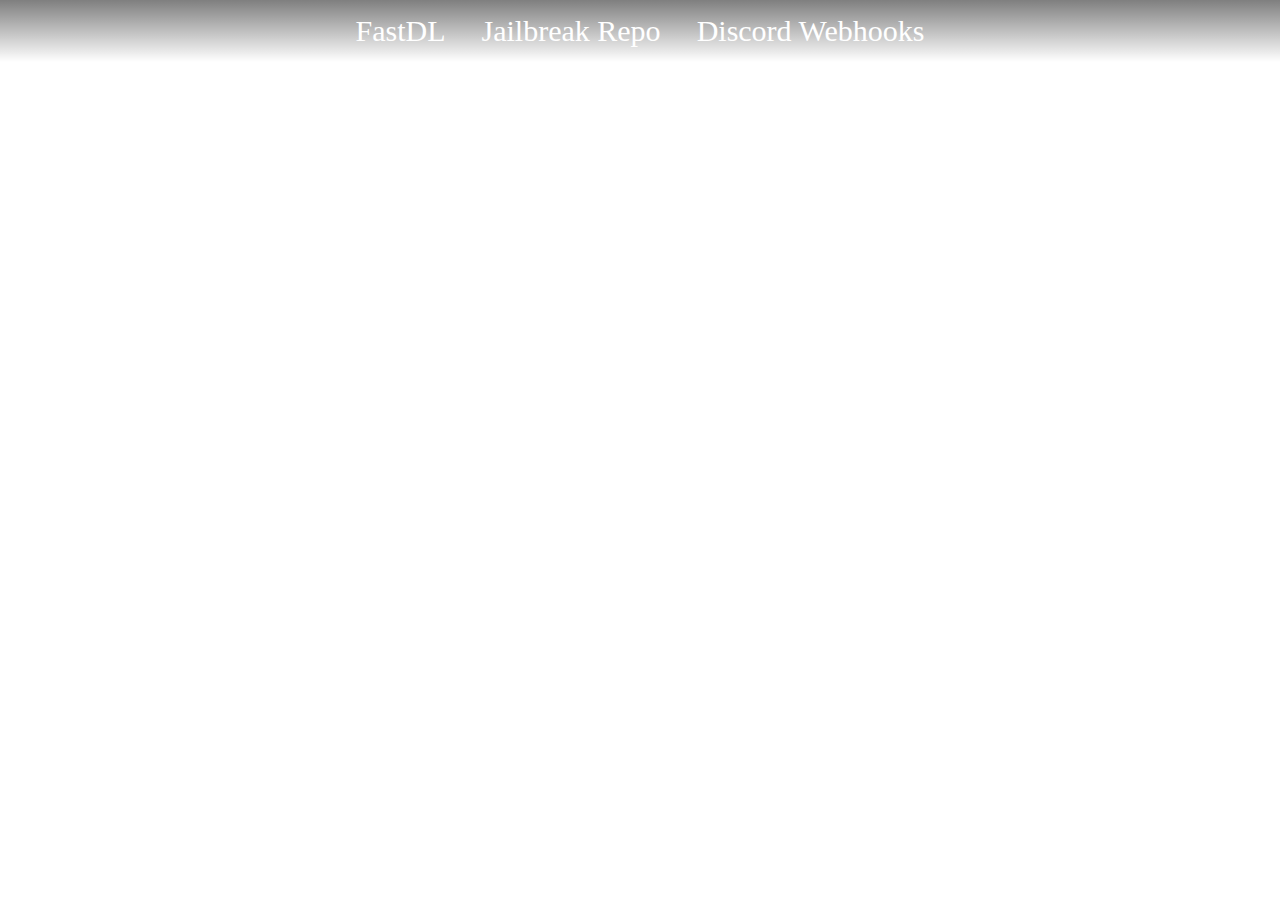
<file: index.html>
<!DOCTYPE html>
<html lang="en">

    <head>
        <meta charset="utf-8" />
        <meta name="description" content="" />
        <meta name="keywords" content="" />
        <meta name="author" content="Sparon" />
        <title>Sparon's Website</title>
        <link rel="stylesheet" href="assets/css/style.css">
        <link rel="stylesheet" href="assets/css/animation.css">
        <link rel="stylesheet" href="https://use.fontawesome.com/releases/v5.15.3/css/all.css">
    </head>

    <body>
        <div id="navbar">
            <ul class="animated fadeIn" style="animation-delay:1.6s">
                <li><a href="https://fastdl.sparon.ml">FastDL</a></li>
                <li><a href="https://sparon.ml/repo">Jailbreak Repo</a></li>
                <li><a href="https://sparon.ml/webhook">Discord Webhooks</a></li>
            </ul>
        </div>

        <div class="center">
            <div class="animated fadeIn" style="animation-delay:0.4s">
                <h1 class="animated bounce" style="animation-delay:0.4s">Sparon</h1>
            </div>
            <h3 class="animated fadeIn" style="animation-delay:1.4s"><i class="fas fa-map-pin"></i> Melbourne, Australia
            </h3>
            <h3 class="animated fadeIn" style="animation-delay:1.4s"><i class="fa fa-user-circle"></i> 20</h3>
        </div>
    </body>

</html>
</file>
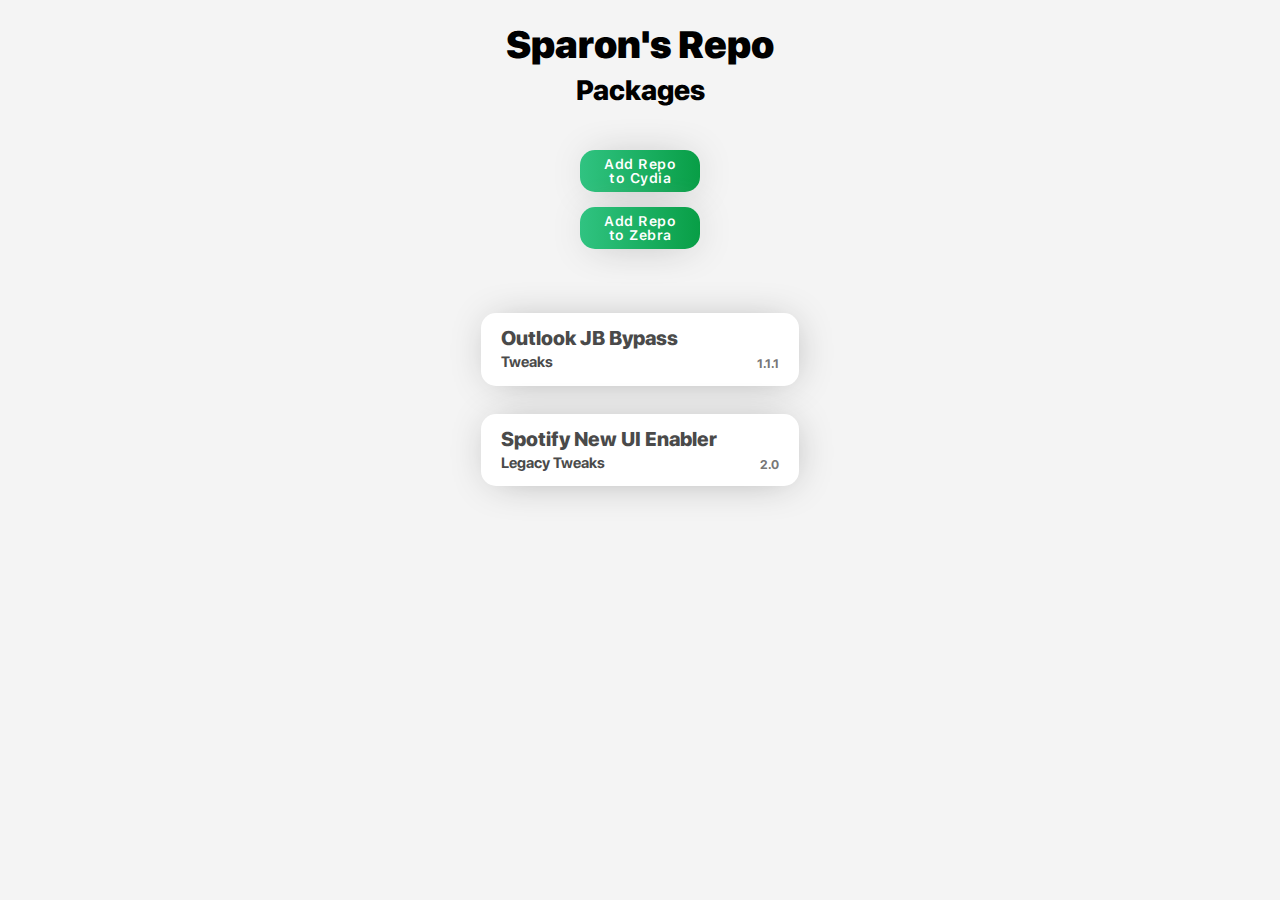
<file: repo/index.html>
<!DOCTYPE html>
<html>

<head>
    <title class="next-head">Sparon's Repo</title>
    <meta name="viewport" content="width=device-width, initial-scale=1" class="next-head" />
    <link rel="icon" sizes="192x192" href="../files/static/touch-icon.html" class="next-head" />
    <link rel="apple-touch-icon" href="../files/static/touch-icon.html" class="next-head" />
    <link rel="mask-icon" href="../files/static/favicon-mask.html" color="#49B882" class="next-head" />
    <link rel="icon" href="../files/static/favicon.ico" class="next-head" />
	
    <meta property="og:url" content="https://sparon.ml/repo" class="next-head" />
    <meta property="og:image" content="" class="next-head" />
    <meta property="og:image:width" content="1200" class="next-head" />
    <meta property="og:image:height" content="630" class="next-head" />
	
    <link rel="stylesheet" type="text/css" href="../files/assets/css/styles.css" class="next-head" />
    <link rel="stylesheet" type="text/css" href="../files/assets/css/fa-regular.min.css" class="next-head" />
    <link rel="stylesheet" type="text/css" href="../files/assets/css/fa-solid.min.css" class="next-head" />
    <link rel="stylesheet" type="text/css" href="../files/assets/css/fontawesome.min.css" class="next-head" />
	
    <meta name="description" content="Sparon&#x27;s Repo of basic tweaks">
    <meta property="og:title" content="Sparon&#x27;s Repo">
    <meta property="og:description" content="Sparon&#x27;s Repo of basic tweaks">
    <meta property="og:image" content="https://sparon.ml/repo/CydiaIcon.png">
    <meta name="twitter:card" content="summary">
    <meta name="twitter:title" content="Sparon&#x27;s Repo">
    <meta name="twitter:description" content="Sparon&#x27;s Repo of basic tweaks">
    <meta name="twitter:image" content="https://sparon.ml/repo/CydiaIcon.png">
    <meta name="theme-color" content="">
</head>

<body>
    <div>
        <div id="__next">
            <div data-reactroot="">
                <div>
                    <link rel="stylesheet" type="text/css" href="../files/assets/css/index.css" />
                    <div class="packages-container">
                        <h1>Sparon&#x27;s Repo</h1>
                        <h2>Packages</h2><br><br>
                        <panel class="modern">
                            <panel-body className="green-gradient" style="background:linear-gradient(90deg,#30c381, #089e46) !important;width:80px;margin:auto;padding-top:7px;padding-bottom:7px;;font-size:14px;font-weight:600;letter-spacing:0.5px">
							<a style="padding-top:0px" class="reviews-more" target="_blank" href="cydia://url/https://cydia.saurik.com/api/share#?source=https://sparon.ml/repo"><label style="color:white !important">Add Repo to Cydia</label></a>
							</panel-body><br>
							<panel-body className="green-gradient" style="background:linear-gradient(90deg,#30c381, #089e46) !important;width:80px;margin:auto;padding-top:7px;padding-bottom:7px;;font-size:14px;font-weight:600;letter-spacing:0.5px">
							<a style="padding-top:0px" class="reviews-more" target="_blank" href="zbra://sources/add/https://sparon.ml/repo"><label style="color:white !important">Add Repo to Zebra</label></a>
							</panel-body>
                        </panel>
                        <div class="package-container">
                            <panel>
                                <a href="depiction/web/com.sparon.outlookjbbypass.html">
                                    <panel-body>
                                        <h3 style="margin-top:-4px">Outlook JB Bypass</h3>
                                        <h5>
										<span style="float:left">Tweaks</span>
										<span style="float:right;color:#777;font-size:smaller;padding-top:3px">1.1.1</span></h5>
                                    </panel-body>
                                </a>
                            </panel>
                            <panel>
                                <a href="depiction/web/com.sparon.spotifynewuienabler.html">
                                    <panel-body>
                                        <h3 style="margin-top:-4px">Spotify New UI Enabler</h3>
                                        <h5>
										<span style="float:left">Legacy Tweaks</span>
										<span style="float:right;color:#777;font-size:smaller;padding-top:3px">2.0</span></h5>
                                    </panel-body>
                                </a>
                            </panel>
						</div>
                    </div>
                </div>
            </div>
        </div>
    </div>
</body>

</html>
</file>
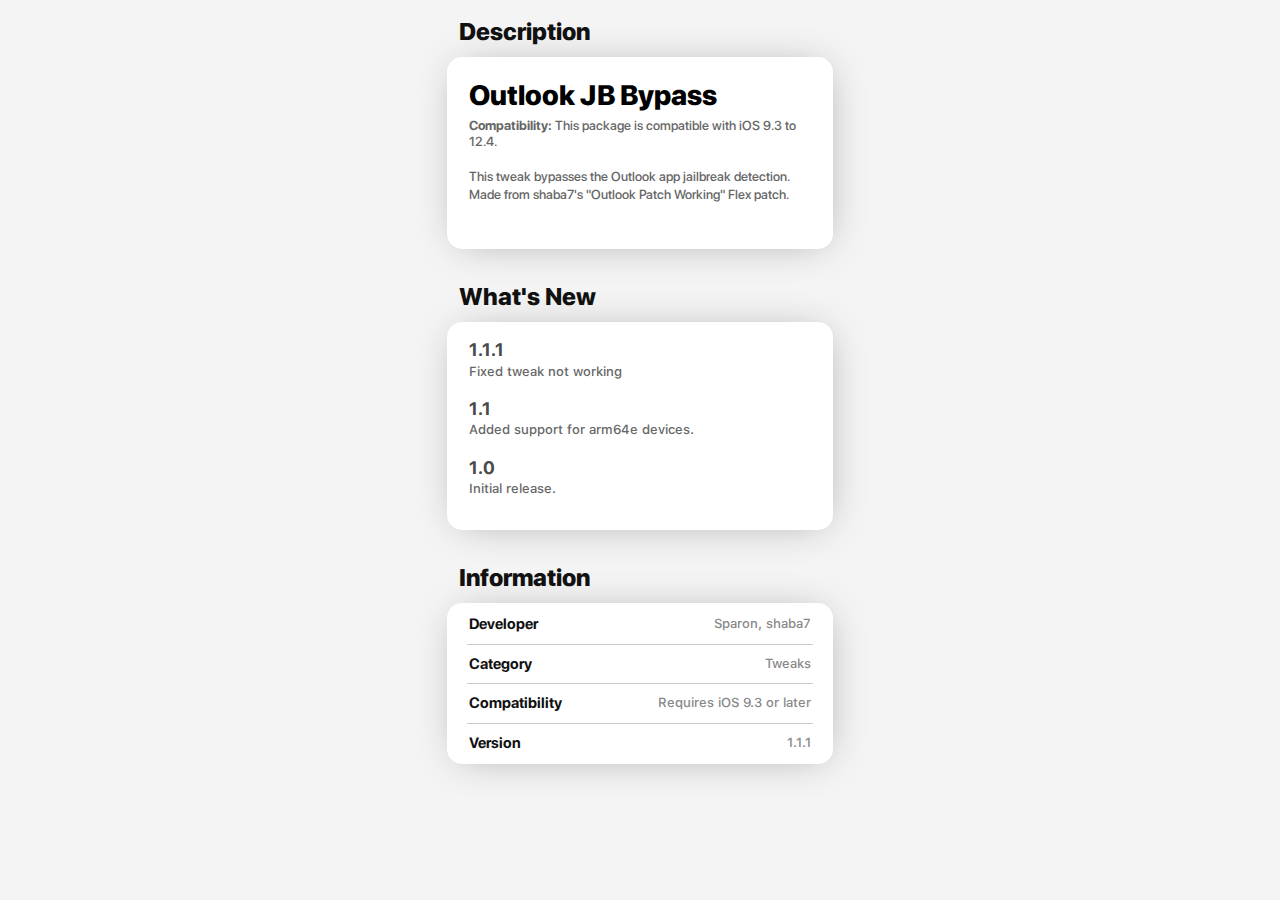
<file: repo/depiction/web/com.sparon.outlookjbbypass.html>
<!DOCTYPE html>
<html>
   <head>
      <meta charSet="utf-8" class="next-head" />
      <meta charset="UTF-8" class="next-head" />
      <title class="next-head">Outlook JB Bypass</title>
      <meta name="description" content="Enables Spotify's New UI for every song and other hidden features!" class="next-head" />
      <meta name="viewport" content="width=device-width, initial-scale=1" class="next-head" />
      <link rel="icon" sizes="192x192" href="../../../files/static/touch-icon.html" class="next-head" />
      <link rel="apple-touch-icon" href="../../../files/static/touch-icon.html" class="next-head" />
      <link rel="mask-icon" href="../../../files/static/favicon-mask.html" color="#49B882" class="next-head" />
      <link rel="icon" href="../../../files/static//favicon.ico" class="next-head" />
      <meta property="og:url" content="" class="next-head" />
      <meta property="og:image" content="" class="next-head" />
      <meta property="og:image:width" content="1200" class="next-head" />
      <meta property="og:image:height" content="630" class="next-head" />
      <link rel="stylesheet" type="text/css" href="../../../files/assets/css/styles.css" class="next-head" />
      <link rel="stylesheet" type="text/css" href="../../../files/assets/css/fa-regular.min.css" class="next-head" />
      <link rel="stylesheet" type="text/css" href="../../../files/assets/css/fa-solid.min.css" class="next-head" />
      <link rel="stylesheet" type="text/css" href="../../../files/assets/css/fontawesome.min.css" class="next-head" />
      <link rel="stylesheet" type="text/css" href="../../web/index.css">
      <style>a, .tint, .table-btn:after {color: } .active {color: ;border-bottom: 2px solid ;}</style>
      <script src="../../web/index.js"></script>
      <meta name="description" content="Patch Outlook app to work on jailbroken phones">
      <meta property="og:title" content="Outlook JB Bypass">
      <meta property="og:description" content="Patch Outlook app to work on jailbroken phones">
      <meta property="og:image" content="../../../files/assets/com.sparon.outlookjbbypass/banner.png">
      <meta name="twitter:card" content="summary_large_image">
      <meta name="twitter:title" content="Outlook JB Bypass">
      <meta name="twitter:description" content="A package by Sparon, shaba7 for iOS 9.3 to 12.4.">
      <meta name="twitter:image" content="https://sparon.ml/repo/assets/com.sparon.outlookjbbypass/banner.png">
      <meta name="theme-color" content="">
      <script>compatible("9.3","12.4","iOS 9.3 to 12.4");externalize()</script>
      <style id="__jsx-1456027835">
         body{-webkit-text-size-adjust:none;-webkit-touch-callout:none;-webkit-user-select:text;-webkit-tap-highlight-color:rgba(0,0,0,0);margin:9px auto;width:100vw;max-width:414px !important;background-color:#f4f4f4;min-font-size:13px;text-align:center;font-family:"SF Pro Display","SF Pro Icons","Helvetica Neue","Helvetica","Arial",sans-serif;font-weight:500;font-size:15px;}
         .package-screenshots{text-align:center;height:100%;margin-left:-3%;margin-right:-3%;}
         .screenshot{text-align:center;display:inline-block;margin:auto;width:100% !important;height:auto !important;}
         .screenshotContainer{width:44%;display:inline-block;text-align:center;margin:3%;}
         .rating-stats-container{width:75%;float:right;}
         .rating-stats{width:100%;}
         .rating-stats>tbody>tr{border-bottom:1.685px solid transparent;}
         .rating-stats>tbody>tr>td{width:26%;margin:0px;padding:0px;text-align:right;color:#eebd10;-webkit-letter-spacing:2.25px;-moz-letter-spacing:2.25px;-ms-letter-spacing:2.25px;letter-spacing:2.25px;font-size:5.25px;}
         .rating-stats>tbody>tr>td:nth-child(2){width:65%;margin:0px;padding:0px;text-align:left;padding-left:4%;height:5.625px;}
         .rating-bar{width:100%;height:2.25px;margin-top:1.6875px;margin-bottom:1.6875px;background-color:#ececec;display:block;overflow:hidden;border-radius:1px;}
         .rating-bar>.rating-fill{display:block;height:3px;background-color:#999;}
         .rating-overall{width:25%;text-align:center;margin-top:-7px;display:inline-block;}
         .rating-overall-header{font-size:52px;font-weight:700;display:block;}
         .rating-overall-footer{font-size:13px;font-weight:700;color:#999;}
         .ratings-count{font-size:14px;color:#b9b9b9;float:right;text-align:right;margin-top:5px;-webkit-letter-spacing:0.5px;-moz-letter-spacing:0.5px;-ms-letter-spacing:0.5px;letter-spacing:0.5px;}
         .screenshot-viewer{overflow:-moz-scrollbars-none;overflow:scroll;overflow-x:auto;overflow-y:hidden;-webkit-overflow-scrolling:touch;overflow-scrolling:touch;width:auto;min-width:100%;white-space:nowrap;margin-left:-6px;margin-right:-6px;padding-left:6px;padding-right:6px;list-style:none;margin-top:15px;-ms-overflow-style:none;}
         .screenshot-viewer::-webkit-scrollbar{display:none;}
         .changes-more{margin-right:-20px;margin-left:-20px;padding-left:20px;padding-right:20px;text-align:center;padding-top:15px;padding-bottom:12px;width:100%;display:block;margin-top:0px;margin-bottom:-12px;text-decoration:none !important;-webkit-background-clip:text;margin-top:0px;}
         .changes-more label{font-size:16px;font-weight:700;line-height:0;text-decoration:none !important;color:#484848;-webkit-letter-spacing:0.5px;-moz-letter-spacing:0.5px;-ms-letter-spacing:0.5px;letter-spacing:0.5px;-webkit-background-clip:text;background:linear-gradient(90deg,#30c381,#089e46);-webkit-text-fill-color:transparent;-webkit-background-clip:text;}
         .fading-sep{margin-top:10px;height:1px;background:linear-gradient(90deg,white,#dddddd,white);}
         .hidden{display:none;}
         .user-rate-action{width:1005;text-align:center;font-size:25px;margin-top:-7px;-webkit-background-clip:text;}
         .user-rate-action .far:before{background:linear-gradient(-45deg,#f0ad0d,#fffb15);-webkit-text-fill-color:transparent;-webkit-background-clip:text;}
         .user-rate-action .fas:before{background:linear-gradient(-45deg,#f0ad0d,#fffb15);-webkit-text-fill-color:transparent;-webkit-background-clip:text;}
         .review-list{list-style:none;padding:8px 0px;margin-left:-5px;margin-right:-5px;}
         .review-list li{background-color:#f8f8f8;border-radius:7.5px;overflow:hidden;padding:13px 16px;margin-bottom:12px;}
         .review-list li:last-child{margin-bottom:0px;}
         .review-header{display:-webkit-box;display:-webkit-flex;display:-ms-flexbox;display:flex;-webkit-flex-wrap:nowrap;-ms-flex-wrap:nowrap;flex-wrap:nowrap;-webkit-box-pack:justify;-webkit-box-pack:justify;-webkit-justify-content:space-between;-ms-flex-pack:justify;justify-content:space-between;-webkit-box-align:center;-webkit-align-items:center;-webkit-box-align:center;-ms-flex-align:center;align-items:center;margin-bottom:0px;}
         .review-title{-webkit-flex:1 1 auto;-ms-flex:1 1 auto;flex:1 1 auto;font-size:14px;line-height:1.38462;font-weight:800;-webkit-letter-spacing:0;-moz-letter-spacing:0;-ms-letter-spacing:0;letter-spacing:0;overflow:hidden;text-overflow:ellipsis;white-space:nowrap;color:#111;}
         .review-version{white-space:nowrap;font-size:13px;line-height:1.38462;font-weight:400;-webkit-letter-spacing:0;-moz-letter-spacing:0;-ms-letter-spacing:0;letter-spacing:0;text-align:right;color:#8e8e93;}
         .review-subheader{margin-bottom:8px;display:-webkit-box;display:-webkit-flex;display:-ms-flexbox;display:flex;-webkit-flex-wrap:nowrap;-ms-flex-wrap:nowrap;-webkit-flex-wrap:nowrap;-ms-flex-wrap:nowrap;flex-wrap:nowrap;-webkit-box-pack:justify;-webkit-justify-content:space-between;-ms-flex-pack:justify;-webkit-box-pack:justify;-webkit-justify-content:space-between;-ms-flex-pack:justify;justify-content:space-between;-webkit-box-align:center;-webkit-align-items:center;-ms-flex-align:center;-webkit-align-items:center;-webkit-box-align:center;-ms-flex-align:center;align-items:center;}
         .review-rating{display:inline-block;marign:0px;padding:0px;font-size:11px;color:#eebd10;}
         .review-date{color:#8e8e93;margin-left:5px;font-size:13px;line-height:1.38462;font-weight:400;-webkit-letter-spacing:0;-moz-letter-spacing:0;-ms-letter-spacing:0;letter-spacing:0;overflow:hidden;text-overflow:ellipsis;white-space:nowrap;}
         .review-description{font-size:13px;line-height:1.38462;font-weight:400;-webkit-letter-spacing:0;-moz-letter-spacing:0;-ms-letter-spacing:0;letter-spacing:0;color:#333;font-weight:400;margin-bottom:0px;}
         .sf-text{font-family:"SF Pro Text","SF Pro Icons","Helvetica Neue","Helvetica","Arial",sans-serif;}
         .reviews-more{margin-right:-20px;margin-left:-20px;padding-left:20px;padding-right:20px;text-align:center;padding-top:15px;padding-bottom:12px;width:100%;display:block;margin-top:0px;margin-bottom:-12px;text-decoration:none !important;margin-top:0px;}
         .review-more label{font-size:16px;font-weight:700;line-height:0;text-decoration:none !important;color:white !important;-webkit-letter-spacing:0.5px;-moz-letter-spacing:0.5px;-ms-letter-spacing:0.5px;letter-spacing:0.5px;}
         .green-gradient{background:linear-gradient(90deg,#30c381,#089e46) !important;}
         .restrict-detail>span{display:block;padding-bottom:7px;}
         .restrict-detail>span:last-child{padding-bottom:0px;}
      </style>
   </head>
   <body>
      <div>
         <div id="__next">
            <div data-reactroot="">
               <div class="jsx-1456027835">
                  <div class="jsx-1456027835">
                     <div class="jsx-1456027835 contents-container">
                        <panel class="jsx-1456027835 modern">
                           <panel-header className="jsx-1456027835">
                              <label class="jsx-1456027835">Description</label>
                           </panel-header>
                           <panel-body style="font-size:14px" className="jsx-1456027835">
                              <div class="jsx-1456027835 package-description">
                                 <h2>Outlook JB Bypass</h2>
                                 <p class="compatibility"><b>Compatibility: </b>This package is compatible with iOS 9.3 to 12.4.</p>
								 <br>
                                 <p><p>This tweak bypasses the Outlook app jailbreak detection.</p>
<p>Made from shaba7's "Outlook Patch Working" Flex patch.</p>
</p>
                              </div>
                              <div class="jsx-1456027835">
                                 <ul class="jsx-1456027835 screenshot-viewer">
                                    
                                 </ul>
                              </div>
                           </panel-body>
                        </panel>
                        <panel class="jsx-1456027835 modern">
                           <panel-header className="jsx-1456027835">
                              <label class="jsx-1456027835 changelog-title">What&#x27;s New</label>
                           </panel-header>
                           <panel-body className="jsx-1456027835">
                              <span class="jsx-3269109252 change-content"><div class="changelog_entry">
                <h4>1.1.1</h4>
                <div class="md_view"><p>Fixed tweak not working</p>
</div>
            </div><div class="changelog_entry">
                <h4>1.1</h4>
                <div class="md_view"><p>Added support for arm64e devices.</p>
</div>
            </div><div class="changelog_entry">
                <h4>1.0</h4>
                <div class="md_view"><p>Initial release.</p>
</div>
            </div></span>
                              <!--<div class="jsx-1456027835 fading-sep"></div><a target="_blank" href="changes.html" class="jsx-1456027835 changes-more"><label class="jsx-1456027835">Previous Changes</label></a>-->
                           </panel-body>
                        </panel>
                        <panel class="jsx-1456027835 modern">
                           <panel-header className="jsx-1456027835">
                              <label class="jsx-1456027835">Information</label>
                           </panel-header>
                           <panel-body style="padding-top:13px;padding-bottom:13px" className="jsx-1456027835">
                              <table cols="2" border="0" class="jsx-1456027835 information">
                                 <tbody class="jsx-1456027835">
                                    <tr class="jsx-1456027835">
                                       <td class="jsx-1456027835">Developer</td>
                                       <td class="jsx-1456027835">Sparon, shaba7</td>
                                    </tr>
                                    <tr class="jsx-1456027835">
                                       <td class="jsx-1456027835">Category</td>
                                       <td class="jsx-1456027835">Tweaks</td>
                                    </tr>
                                    <tr class="jsx-1456027835">
                                       <td class="jsx-1456027835">Compatibility</td>
                                       <td class="jsx-1456027835">Requires iOS 9.3 or later</td>
                                    </tr>
                                    <tr class="jsx-1456027835">
                                       <td class="jsx-1456027835">Version</td>
                                       <td class="jsx-1456027835">1.1.1</td>
                                    </tr>
                                 </tbody>
                              </table>
                           </panel-body>
                        </panel>
                     </div>
                  </div>
               </div>
            </div>
         </div>
         <div id="__next-error"></div>
      </div>
   </body>
</html>
</file>
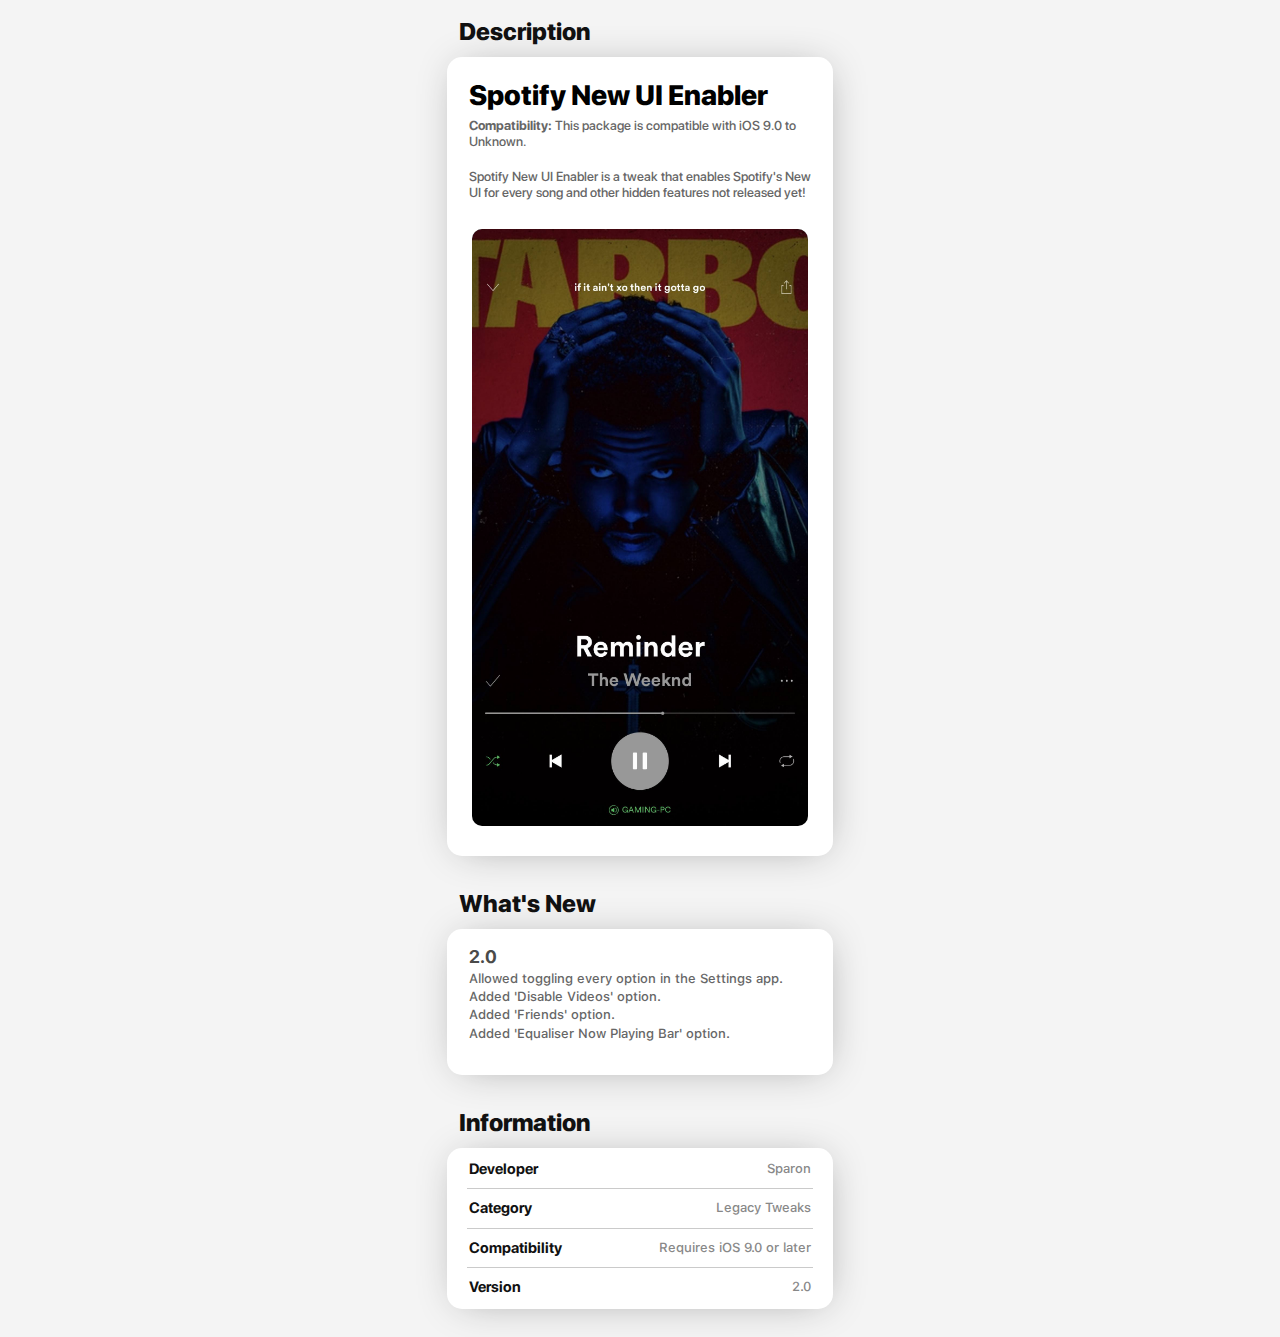
<file: repo/depiction/web/com.sparon.spotifynewuienabler.html>
<!DOCTYPE html>
<html>
   <head>
      <meta charSet="utf-8" class="next-head" />
      <meta charset="UTF-8" class="next-head" />
      <title class="next-head">Spotify New UI Enabler</title>
      <meta name="description" content="Enables Spotify's New UI for every song and other hidden features!" class="next-head" />
      <meta name="viewport" content="width=device-width, initial-scale=1" class="next-head" />
      <link rel="icon" sizes="192x192" href="../../../files/static/touch-icon.html" class="next-head" />
      <link rel="apple-touch-icon" href="../../../files/static/touch-icon.html" class="next-head" />
      <link rel="mask-icon" href="../../../files/static/favicon-mask.html" color="#49B882" class="next-head" />
      <link rel="icon" href="../../../files/static//favicon.ico" class="next-head" />
      <meta property="og:url" content="" class="next-head" />
      <meta property="og:image" content="" class="next-head" />
      <meta property="og:image:width" content="1200" class="next-head" />
      <meta property="og:image:height" content="630" class="next-head" />
      <link rel="stylesheet" type="text/css" href="../../../files/assets/css/styles.css" class="next-head" />
      <link rel="stylesheet" type="text/css" href="../../../files/assets/css/fa-regular.min.css" class="next-head" />
      <link rel="stylesheet" type="text/css" href="../../../files/assets/css/fa-solid.min.css" class="next-head" />
      <link rel="stylesheet" type="text/css" href="../../../files/assets/css/fontawesome.min.css" class="next-head" />
      <link rel="stylesheet" type="text/css" href="../../web/index.css">
      <style>a, .tint, .table-btn:after {color: } .active {color: ;border-bottom: 2px solid ;}</style>
      <script src="../../web/index.js"></script>
      <meta name="description" content="Enables Spotify&#x27;s new UI and hidden features.">
      <meta property="og:title" content="Spotify New UI Enabler">
      <meta property="og:description" content="Enables Spotify&#x27;s new UI and hidden features.">
      <meta property="og:image" content="../../../files/assets/com.sparon.spotifynewuienabler/banner.png">
      <meta name="twitter:card" content="summary_large_image">
      <meta name="twitter:title" content="Spotify New UI Enabler">
      <meta name="twitter:description" content="A package by Sparon for iOS 9.0 to Unknown.">
      <meta name="twitter:image" content="https://sparon.ml/repo/assets/com.sparon.spotifynewuienabler/banner.png">
      <meta name="theme-color" content="">
      <script>compatible("9.0","Unknown","iOS 9.0 to Unknown");externalize()</script>
      <style id="__jsx-1456027835">
         body{-webkit-text-size-adjust:none;-webkit-touch-callout:none;-webkit-user-select:text;-webkit-tap-highlight-color:rgba(0,0,0,0);margin:9px auto;width:100vw;max-width:414px !important;background-color:#f4f4f4;min-font-size:13px;text-align:center;font-family:"SF Pro Display","SF Pro Icons","Helvetica Neue","Helvetica","Arial",sans-serif;font-weight:500;font-size:15px;}
         .package-screenshots{text-align:center;height:100%;margin-left:-3%;margin-right:-3%;}
         .screenshot{text-align:center;display:inline-block;margin:auto;width:100% !important;height:auto !important;}
         .screenshotContainer{width:44%;display:inline-block;text-align:center;margin:3%;}
         .rating-stats-container{width:75%;float:right;}
         .rating-stats{width:100%;}
         .rating-stats>tbody>tr{border-bottom:1.685px solid transparent;}
         .rating-stats>tbody>tr>td{width:26%;margin:0px;padding:0px;text-align:right;color:#eebd10;-webkit-letter-spacing:2.25px;-moz-letter-spacing:2.25px;-ms-letter-spacing:2.25px;letter-spacing:2.25px;font-size:5.25px;}
         .rating-stats>tbody>tr>td:nth-child(2){width:65%;margin:0px;padding:0px;text-align:left;padding-left:4%;height:5.625px;}
         .rating-bar{width:100%;height:2.25px;margin-top:1.6875px;margin-bottom:1.6875px;background-color:#ececec;display:block;overflow:hidden;border-radius:1px;}
         .rating-bar>.rating-fill{display:block;height:3px;background-color:#999;}
         .rating-overall{width:25%;text-align:center;margin-top:-7px;display:inline-block;}
         .rating-overall-header{font-size:52px;font-weight:700;display:block;}
         .rating-overall-footer{font-size:13px;font-weight:700;color:#999;}
         .ratings-count{font-size:14px;color:#b9b9b9;float:right;text-align:right;margin-top:5px;-webkit-letter-spacing:0.5px;-moz-letter-spacing:0.5px;-ms-letter-spacing:0.5px;letter-spacing:0.5px;}
         .screenshot-viewer{overflow:-moz-scrollbars-none;overflow:scroll;overflow-x:auto;overflow-y:hidden;-webkit-overflow-scrolling:touch;overflow-scrolling:touch;width:auto;min-width:100%;white-space:nowrap;margin-left:-6px;margin-right:-6px;padding-left:6px;padding-right:6px;list-style:none;margin-top:15px;-ms-overflow-style:none;}
         .screenshot-viewer::-webkit-scrollbar{display:none;}
         .changes-more{margin-right:-20px;margin-left:-20px;padding-left:20px;padding-right:20px;text-align:center;padding-top:15px;padding-bottom:12px;width:100%;display:block;margin-top:0px;margin-bottom:-12px;text-decoration:none !important;-webkit-background-clip:text;margin-top:0px;}
         .changes-more label{font-size:16px;font-weight:700;line-height:0;text-decoration:none !important;color:#484848;-webkit-letter-spacing:0.5px;-moz-letter-spacing:0.5px;-ms-letter-spacing:0.5px;letter-spacing:0.5px;-webkit-background-clip:text;background:linear-gradient(90deg,#30c381,#089e46);-webkit-text-fill-color:transparent;-webkit-background-clip:text;}
         .fading-sep{margin-top:10px;height:1px;background:linear-gradient(90deg,white,#dddddd,white);}
         .hidden{display:none;}
         .user-rate-action{width:1005;text-align:center;font-size:25px;margin-top:-7px;-webkit-background-clip:text;}
         .user-rate-action .far:before{background:linear-gradient(-45deg,#f0ad0d,#fffb15);-webkit-text-fill-color:transparent;-webkit-background-clip:text;}
         .user-rate-action .fas:before{background:linear-gradient(-45deg,#f0ad0d,#fffb15);-webkit-text-fill-color:transparent;-webkit-background-clip:text;}
         .review-list{list-style:none;padding:8px 0px;margin-left:-5px;margin-right:-5px;}
         .review-list li{background-color:#f8f8f8;border-radius:7.5px;overflow:hidden;padding:13px 16px;margin-bottom:12px;}
         .review-list li:last-child{margin-bottom:0px;}
         .review-header{display:-webkit-box;display:-webkit-flex;display:-ms-flexbox;display:flex;-webkit-flex-wrap:nowrap;-ms-flex-wrap:nowrap;flex-wrap:nowrap;-webkit-box-pack:justify;-webkit-box-pack:justify;-webkit-justify-content:space-between;-ms-flex-pack:justify;justify-content:space-between;-webkit-box-align:center;-webkit-align-items:center;-webkit-box-align:center;-ms-flex-align:center;align-items:center;margin-bottom:0px;}
         .review-title{-webkit-flex:1 1 auto;-ms-flex:1 1 auto;flex:1 1 auto;font-size:14px;line-height:1.38462;font-weight:800;-webkit-letter-spacing:0;-moz-letter-spacing:0;-ms-letter-spacing:0;letter-spacing:0;overflow:hidden;text-overflow:ellipsis;white-space:nowrap;color:#111;}
         .review-version{white-space:nowrap;font-size:13px;line-height:1.38462;font-weight:400;-webkit-letter-spacing:0;-moz-letter-spacing:0;-ms-letter-spacing:0;letter-spacing:0;text-align:right;color:#8e8e93;}
         .review-subheader{margin-bottom:8px;display:-webkit-box;display:-webkit-flex;display:-ms-flexbox;display:flex;-webkit-flex-wrap:nowrap;-ms-flex-wrap:nowrap;-webkit-flex-wrap:nowrap;-ms-flex-wrap:nowrap;flex-wrap:nowrap;-webkit-box-pack:justify;-webkit-justify-content:space-between;-ms-flex-pack:justify;-webkit-box-pack:justify;-webkit-justify-content:space-between;-ms-flex-pack:justify;justify-content:space-between;-webkit-box-align:center;-webkit-align-items:center;-ms-flex-align:center;-webkit-align-items:center;-webkit-box-align:center;-ms-flex-align:center;align-items:center;}
         .review-rating{display:inline-block;marign:0px;padding:0px;font-size:11px;color:#eebd10;}
         .review-date{color:#8e8e93;margin-left:5px;font-size:13px;line-height:1.38462;font-weight:400;-webkit-letter-spacing:0;-moz-letter-spacing:0;-ms-letter-spacing:0;letter-spacing:0;overflow:hidden;text-overflow:ellipsis;white-space:nowrap;}
         .review-description{font-size:13px;line-height:1.38462;font-weight:400;-webkit-letter-spacing:0;-moz-letter-spacing:0;-ms-letter-spacing:0;letter-spacing:0;color:#333;font-weight:400;margin-bottom:0px;}
         .sf-text{font-family:"SF Pro Text","SF Pro Icons","Helvetica Neue","Helvetica","Arial",sans-serif;}
         .reviews-more{margin-right:-20px;margin-left:-20px;padding-left:20px;padding-right:20px;text-align:center;padding-top:15px;padding-bottom:12px;width:100%;display:block;margin-top:0px;margin-bottom:-12px;text-decoration:none !important;margin-top:0px;}
         .review-more label{font-size:16px;font-weight:700;line-height:0;text-decoration:none !important;color:white !important;-webkit-letter-spacing:0.5px;-moz-letter-spacing:0.5px;-ms-letter-spacing:0.5px;letter-spacing:0.5px;}
         .green-gradient{background:linear-gradient(90deg,#30c381,#089e46) !important;}
         .restrict-detail>span{display:block;padding-bottom:7px;}
         .restrict-detail>span:last-child{padding-bottom:0px;}
      </style>
   </head>
   <body>
      <div>
         <div id="__next">
            <div data-reactroot="">
               <div class="jsx-1456027835">
                  <div class="jsx-1456027835">
                     <div class="jsx-1456027835 contents-container">
                        <panel class="jsx-1456027835 modern">
                           <panel-header className="jsx-1456027835">
                              <label class="jsx-1456027835">Description</label>
                           </panel-header>
                           <panel-body style="font-size:14px" className="jsx-1456027835">
                              <div class="jsx-1456027835 package-description">
                                 <h2>Spotify New UI Enabler</h2>
                                 <p class="compatibility"><b>Compatibility: </b>This package is compatible with iOS 9.0 to Unknown.</p>
								 <br>
                                 <p><p>Spotify New UI Enabler is a tweak that enables Spotify's New UI for every song and other hidden features not released yet!</p>
</p>
                              </div>
                              <div class="jsx-1456027835">
                                 <ul class="jsx-1456027835 screenshot-viewer">
                                    <div class="scroll_view"><img class="img_card" src="../../assets/com.sparon.spotifynewuienabler/screenshot/01.png"><img class="img_card" src="../../assets/com.sparon.spotifynewuienabler/screenshot/02.png"><img class="img_card" src="../../assets/com.sparon.spotifynewuienabler/screenshot/03.png"><img class="img_card" src="../../assets/com.sparon.spotifynewuienabler/screenshot/04.png"></div>
                                 </ul>
                              </div>
                           </panel-body>
                        </panel>
                        <panel class="jsx-1456027835 modern">
                           <panel-header className="jsx-1456027835">
                              <label class="jsx-1456027835 changelog-title">What&#x27;s New</label>
                           </panel-header>
                           <panel-body className="jsx-1456027835">
                              <span class="jsx-3269109252 change-content"><div class="changelog_entry">
                <h4>2.0</h4>
                <div class="md_view"><p>Allowed toggling every option in the Settings app.</p>
<p>Added 'Disable Videos' option.</p>
<p>Added 'Friends' option.</p>
<p>Added 'Equaliser Now Playing Bar' option.</p>
</div>
            </div></span>
                              <!--<div class="jsx-1456027835 fading-sep"></div><a target="_blank" href="changes.html" class="jsx-1456027835 changes-more"><label class="jsx-1456027835">Previous Changes</label></a>-->
                           </panel-body>
                        </panel>
                        <panel class="jsx-1456027835 modern">
                           <panel-header className="jsx-1456027835">
                              <label class="jsx-1456027835">Information</label>
                           </panel-header>
                           <panel-body style="padding-top:13px;padding-bottom:13px" className="jsx-1456027835">
                              <table cols="2" border="0" class="jsx-1456027835 information">
                                 <tbody class="jsx-1456027835">
                                    <tr class="jsx-1456027835">
                                       <td class="jsx-1456027835">Developer</td>
                                       <td class="jsx-1456027835">Sparon</td>
                                    </tr>
                                    <tr class="jsx-1456027835">
                                       <td class="jsx-1456027835">Category</td>
                                       <td class="jsx-1456027835">Legacy Tweaks</td>
                                    </tr>
                                    <tr class="jsx-1456027835">
                                       <td class="jsx-1456027835">Compatibility</td>
                                       <td class="jsx-1456027835">Requires iOS 9.0 or later</td>
                                    </tr>
                                    <tr class="jsx-1456027835">
                                       <td class="jsx-1456027835">Version</td>
                                       <td class="jsx-1456027835">2.0</td>
                                    </tr>
                                 </tbody>
                              </table>
                           </panel-body>
                        </panel>
                     </div>
                  </div>
               </div>
            </div>
         </div>
         <div id="__next-error"></div>
      </div>
   </body>
</html>
</file>
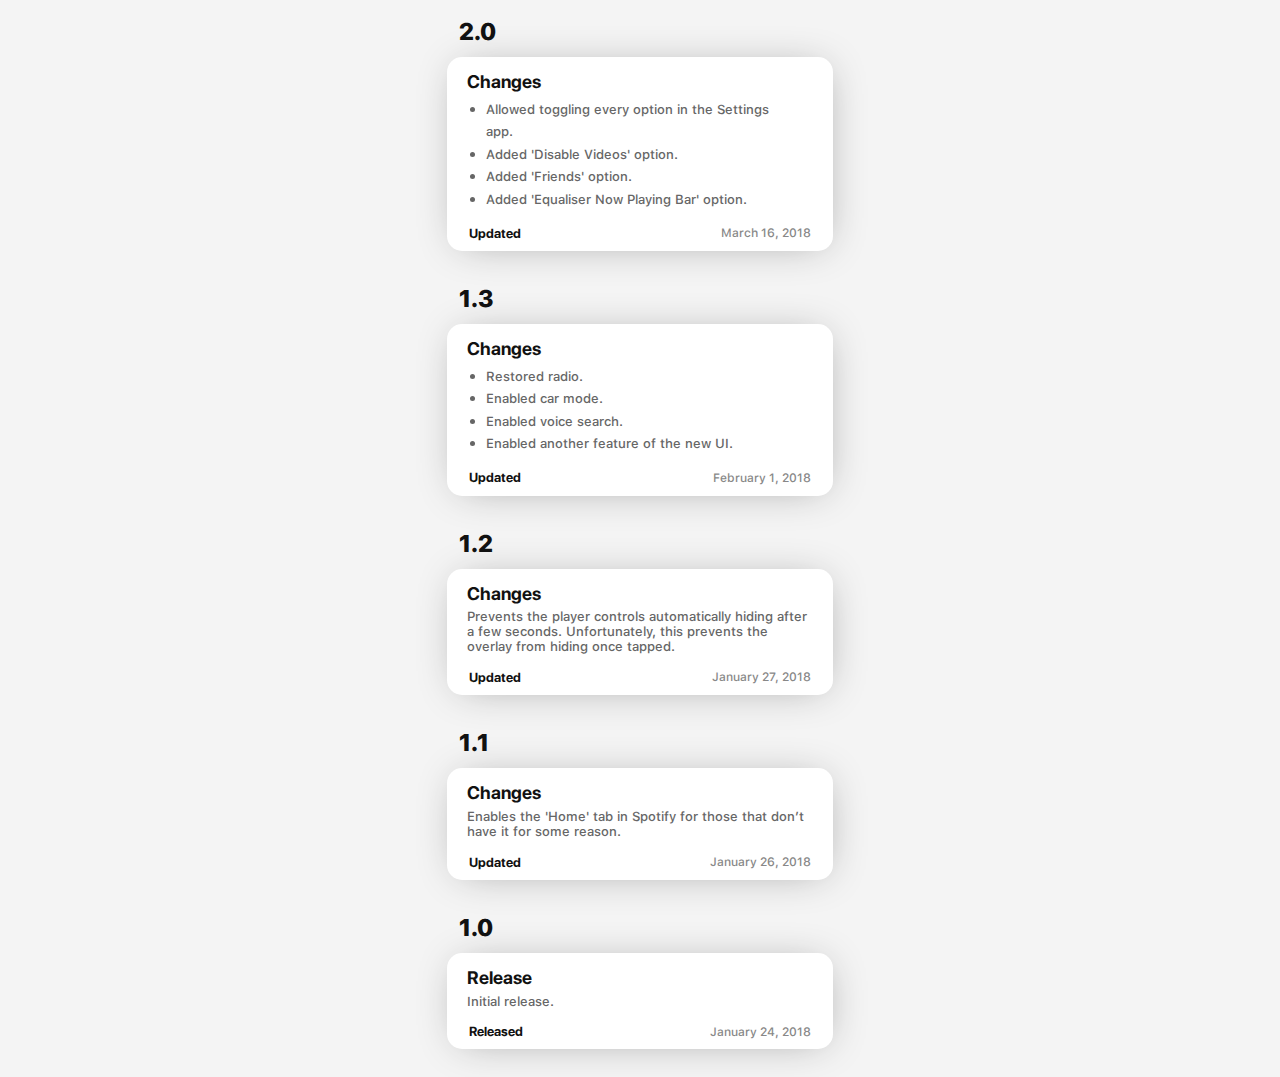
<file: repo/package/spotifynewuienabler/changes.html>
<!DOCTYPE html>
<html>
<head>
    <meta charSet="utf-8" class="next-head" />
    <meta charset="UTF-8" class="next-head" />
    <title class="next-head">Changes</title>
    <meta name="description" content="An Awesome Mobile Substrate Tweak" class="next-head" />
    <meta name="viewport" content="width=device-width, initial-scale=1" class="next-head" />
    <link rel="icon" sizes="192x192" href="../../static/touch-icon.html" class="next-head" />
    <link rel="apple-touch-icon" href="../../static/touch-icon.html" class="next-head" />
    <link rel="mask-icon" href="../../static/favicon-mask.html" color="#49B882" class="next-head" />
    <link rel="icon" href="../../static/favicon.ico" class="next-head" />
    <meta property="og:url" content="" class="next-head" />
    <meta property="og:title" content="Changes" class="next-head" />
    <meta property="og:description" content="An Awesome Mobile Substrate Tweak" class="next-head" />
    <meta name="twitter:site" content="" class="next-head" />
    <meta name="twitter:card" content="summary_large_image" class="next-head" />
    <meta name="twitter:image" content="" class="next-head" />
    <meta property="og:image" content="" class="next-head" />
    <meta property="og:image:width" content="1200" class="next-head" />
    <meta property="og:image:height" content="630" class="next-head" />
    <link rel="stylesheet" type="text/css" href="../../assets/css/styles.css" class="next-head" />
    <link rel="stylesheet" type="text/css" href="../../assets/css/fa-regular.min.css" class="next-head" />
    <link rel="stylesheet" type="text/css" href="../../assets/css/fa-solid.min.css" class="next-head" />
    <link rel="stylesheet" type="text/css" href="../../assets/css/fontawesome.min.css" class="next-head" />
    <style id="__jsx-3269109252">
        body{-webkit-text-size-adjust:none;-webkit-touch-callout:none;-webkit-user-select:text;-webkit-tap-highlight-color:rgba(0,0,0,0);margin:9px auto;width:device-width;max-width:414px !important;background-color:#f4f4f4;min-font-size:13px;text-align:center;font-family:"SF Pro Display","SF Pro Icons","Helvetica Neue","Helvetica","Arial",sans-serif;font-weight:500;font-size:15px;}
        .changes-header{font-family:"SF Pro Display","SF Pro Icons","Helvetica Neue","Helvetica","Arial",sans-serif;font-weight:700;font-size:15px;float:none;line-height:1.1;color:#111;text-align:left;color:#888;color:#111;margin-top:0px;margin-bottom:6px;font-size:18px;}
        .change-content{font-size:13px;font-weight:500;}
        body panel>panel-body>table>tbody>tr>td{margin:8px 2px;font-size:13px;}
        body panel>panel-body>table>tbody>tr>td:nth-child(2){font-size:12px;padding-top:0.5px;padding-bottom:0.5px;}
        .information{margin-bottom:-5px;}
    </style>
</head>

<body>
    <div>
        <div id="__next">
            <div data-reactroot="">
                <div class="jsx-3269109252">
                    <panel class="jsx-3269109252 modern">
                        <panel-header className="jsx-3269109252"><label class="jsx-3269109252">2.0</label></panel-header>
                        <panel-body className="jsx-3269109252">
                            <h4 class="jsx-3269109252 changes-header">Changes</h4>
                            <ul style="margin-left:2px;margin-right:2px" class="jsx-3269109252">
                                <li class="jsx-3269109252"><span class="jsx-3269109252 change-content">Allowed toggling every option in the Settings app.</span></li>
                                <li class="jsx-3269109252"><span class="jsx-3269109252 change-content">Added 'Disable Videos' option.</span></li>
                                <li class="jsx-3269109252"><span class="jsx-3269109252 change-content">Added 'Friends' option.</span></li>
                                <li class="jsx-3269109252"><span class="jsx-3269109252 change-content">Added 'Equaliser Now Playing Bar' option.</span></li>
                            </ul>
                            <div style="height:0.5px;border-bottom:0px solid #cacaca;margin-bottom:11px;margin-top:5px" class="jsx-3269109252"></div>
                            <table cols="2" border="0" class="jsx-3269109252 information">
                                <tbody class="jsx-3269109252">
                                    <tr class="jsx-3269109252">
                                        <td class="jsx-3269109252">Updated</td>
                                        <td class="jsx-3269109252">March 16, 2018</td>
                                </tbody>
                            </table>
                    </panel>
					
                    <panel class="jsx-3269109252 modern">
                        <panel-header className="jsx-3269109252"><label class="jsx-3269109252">1.3</label></panel-header>
                        <panel-body className="jsx-3269109252">
                            <h4 class="jsx-3269109252 changes-header">Changes</h4>
                            <ul style="margin-left:2px;margin-right:2px" class="jsx-3269109252">
                                <li class="jsx-3269109252"><span class="jsx-3269109252 change-content">Restored radio.</span></li>
                                <li class="jsx-3269109252"><span class="jsx-3269109252 change-content">Enabled car mode.</span></li>
                                <li class="jsx-3269109252"><span class="jsx-3269109252 change-content">Enabled voice search.</span></li>
                                <li class="jsx-3269109252"><span class="jsx-3269109252 change-content">Enabled another feature of the new UI.</span></li>
                            </ul>
                            <div style="height:0.5px;border-bottom:0px solid #cacaca;margin-bottom:11px;margin-top:5px" class="jsx-3269109252"></div>
                            <table cols="2" border="0" class="jsx-3269109252 information">
                                <tbody class="jsx-3269109252">
                                    <tr class="jsx-3269109252">
                                        <td class="jsx-3269109252">Updated</td>
                                        <td class="jsx-3269109252">February 1, 2018</td>
                                </tbody>
                            </table>
                    </panel>
					
                    <panel class="jsx-3269109252 modern">
                        <panel-header className="jsx-3269109252"><label class="jsx-3269109252">1.2</label></panel-header>
                        <panel-body className="jsx-3269109252">
                            <h4 class="jsx-3269109252 changes-header">Changes</h4><span class="jsx-3269109252 change-content">Prevents the player controls automatically hiding after a few seconds. Unfortunately, this prevents the overlay from hiding once tapped.</span>
                            <div style="height:0.5px;border-bottom:0px solid #cacaca;margin-bottom:11px;margin-top:5px"
                                class="jsx-3269109252"></div>
                            <table cols="2" border="0" class="jsx-3269109252 information">
                                <tbody class="jsx-3269109252">
                                    <tr class="jsx-3269109252">
                                        <td class="jsx-3269109252">Updated</td>
                                        <td class="jsx-3269109252">January 27, 2018</td>
                                    </tr>
                                </tbody>
                            </table>
                        </panel-body>
                    </panel>
                    </panel>
										
                    <panel class="jsx-3269109252 modern">
                        <panel-header className="jsx-3269109252"><label class="jsx-3269109252">1.1</label></panel-header>
                        <panel-body className="jsx-3269109252">
                            <h4 class="jsx-3269109252 changes-header">Changes</h4><span class="jsx-3269109252 change-content">Enables the 'Home' tab in Spotify for those that don’t have it for some reason.</span>
                            <div style="height:0.5px;border-bottom:0px solid #cacaca;margin-bottom:11px;margin-top:5px"
                                class="jsx-3269109252"></div>
                            <table cols="2" border="0" class="jsx-3269109252 information">
                                <tbody class="jsx-3269109252">
                                    <tr class="jsx-3269109252">
                                        <td class="jsx-3269109252">Updated</td>
                                        <td class="jsx-3269109252">January 26, 2018</td>
                                    </tr>
                                </tbody>
                            </table>
                        </panel-body>
                    </panel>
                    </panel>
					
                    <panel class="jsx-3269109252 modern">
                        <panel-header className="jsx-3269109252"><label class="jsx-3269109252">1.0</label></panel-header>
                        <panel-body className="jsx-3269109252">
                            <h4 class="jsx-3269109252 changes-header">Release</h4><span class="jsx-3269109252 change-content">Initial release.</span>
                            <div style="height:0.5px;border-bottom:0px solid #cacaca;margin-bottom:11px;margin-top:5px"
                                class="jsx-3269109252"></div>
                            <table cols="2" border="0" class="jsx-3269109252 information">
                                <tbody class="jsx-3269109252">
                                    <tr class="jsx-3269109252">
                                        <td class="jsx-3269109252">Released</td>
                                        <td class="jsx-3269109252">January 24, 2018</td>
                                    </tr>
                                </tbody>
                            </table>
                        </panel-body>
                    </panel>
                </div>
            </div>
        </div>
        <div id="__next-error"></div>
    </div>
</body>
</html>
</file>
<file: assets/css/style.css>
@import url('https://fonts.cdnfonts.com/css/yokelvision');

body {
    background-image: url("https://i.imgur.com/BG5bMwX.png");
    background-repeat: no-repeat;
    background-position: center center;
    background-size: cover;
    padding: 0px;
    margin: 0px;
}

html, body {
	height: 100%;
}

#navbar ul {
    list-style-type: none;
    margin: 0;
    padding: 0;
    overflow: hidden;
}

#navbar li {
    display: inline-block;
}

#navbar li a {
    display: block;
    color: white;
    text-align: center;
    padding: 14px 16px;
    text-decoration: none;
    font-size: 30px;
    font-family: "Yokelvision";
}

/* Change the link color to #111 (black) on hover */
#navbar li a:hover {
    color: #b8b8b8;
}

#navbar {
    background-image: linear-gradient(to bottom, rgba(0, 0, 0, 0.5), rgba(0, 0, 0, 0));
    text-align: center;
}

.center {
    margin: 0;
    position: absolute;
    top: 50%;
    left: 50%;
    transform: translate(-50%, -50%);
    color: white;
    font-family: "Yokelvision";
    text-align: center;
  }

h1 {
    font-size: 120px;
    margin: 0px;
    padding: 0px;
}

h3 {
    font-size: 50px;
    margin: 0px;
    padding: 0px;
}
</file>
<file: files/assets/css/styles.css>
html, body, div, span, object, iframe, h1, h2, h3,
h4, h5, h6, p, blockquote, pre, abbr,
address, cite, code, del, dfn, em, img,
ins, kbd, q, samp, small, strong, sub, sup, var, b,
i, dl, dt, dd, ol, ul, li, fieldset, form, label,
legend, table, caption, tbody, tfoot, thead, tr, th,
td, article, aside, canvas, details, figcaption, figure,
footer, header, hgroup, menu, nav, section, summary, time,
mark, audio, video {
  margin:0;
  padding:0;
  border:0;
  outline:0;
  font-size:100%;
  vertical-align:baseline;
  background:transparent;
}

img[alt*="www.000webhost.com"] {
	display: none;}
	
body {
  line-height:1;
}
article,aside,details,figcaption,figure, footer,header,hgroup,menu,nav,section {
  display:block;
}
nav ul {
  list-style:none;
}
blockquote, q {
  quotes:none;
}
blockquote:before, blockquote:after, q:before, q:after {
  content:'';
  content:none;
}
a {
  margin:0;
  padding:0;
  font-size:100%;
  vertical-align:baseline;
  background:transparent;
}
/* change colours to suit your needs */
ins {
  background-color:#ff9;
  color:#000;
  text-decoration:none;
}
/* change colours to suit your needs */
mark {
  background-color:#ff9;
  color:#000;
  font-style:italic;
  font-weight:bold;
}
del {
  text-decoration: line-through;
}
abbr[title], dfn[title] {
  border-bottom:1px dotted;
  cursor:help;
}
table {
  border-collapse:collapse;
  border-spacing:0;
}
/* change border colour to suit your needs */
hr {
  display:block;
  height:1px;
  border:0;
  border-top:1px solid #cccccc;
  margin:1em 0;
  padding:0;
}
input, select {
  vertical-align:middle;
}

@font-face {
  font-family:'SF Pro Text';
  font-style:normal;
  font-weight:500;
  src:local('â˜ºï¸Ž'), url("../fonts/sf-pro-text_medium.woff2") format("woff2");
}

@font-face {
  font-family:'SF Pro Display';
  font-style:normal;
  font-weight:600;
  src:local('â˜ºï¸Ž'), url("../fonts/sf-pro-display_semibold.woff2") format("woff2");
}

@font-face {
  font-family:'SF Pro Display';
  font-style:normal;
  font-weight:500;
  src:local('â˜ºï¸Ž'), url("../fonts/sf-pro-display_medium.woff2") format("woff2");
}

@font-face {
  font-family:'SF Pro Display';
  font-style:normal;
  font-weight:700;
  src:local('â˜ºï¸Ž'), url("../fonts/sf-pro-display_bold.woff2") format("woff2")
}

@font-face {
  font-family:'SF Pro Display';
  font-style:normal;
  font-weight:400;
  src:local('â˜ºï¸Ž'), url("../fonts/sf-pro-display_regular.woff2") format("woff2");
}

@font-face {
  font-family:'SF Pro Text';
  font-style:normal;
  font-weight:800;
  src:local('â˜ºï¸Ž'), url("../fonts/sf-pro-text_heavy.html") format("woff2");
  /* (C) 2015 Apple Inc. All rights reserved.*/
}

@font-face {
  font-family:'SF Pro Display';
  font-style:normal;
  font-weight:900;
  src:local('☺︎'), url("../fonts/sf-pro-display_black.woff2") format("woff2");
}

@font-face {
  font-family:'SF Pro Text';
  font-style:normal;
  font-weight:800;
  src:local('☺︎'), url("../fonts/sf-pro-text_heavy.html") format("woff2");
}

@font-face {
  font-family:'SF Pro Display';
  font-style:normal;
  font-weight:800;
  src:local('â˜ºï¸Ž'), url("../fonts/sf-pro-display_heavy.woff2") format("woff2");
}

@font-face {
  font-family:'SF Pro Text';
  font-style:normal;
  font-weight:600;
  src:local('â˜ºï¸Ž'), url("../fonts/sf-pro-text_semibold.woff2") format("woff2");
}

@font-face {
  font-family:'SF Pro Text';
  font-style:normal;
  font-weight:400;
  src:local('☺︎'), url("../fonts/sf-pro-text_regular.woff2") format("woff2");
}

.ios9-lightblue {
  color:#54C7FC;
}
.ios9-blue {
  color:#0076FF;
}
.ios9-darkpink {
  color:#FF2851;
}
.ios9-red {
  color:#FF3824;
}
.ios9-orange {
  color:#FF9600;
}
.ios9-yellow {
  color:#FFCD00;
}
.ios9-lightgreen {
  color:#44DB5E;
}
.ios9-darkgray {
  color:#8E8E93;
}
#unused-body {
  margin-top:0px !important;
  padding-top:9px !important;
  -moz-box-shadow: inset 0 8px 6px -6px rgba(0,0,0,0.2);
  -webkit-box-shadow: inset 0 8px 6px -6px rgba(0,0,0,0.2);
  box-shadow: inset 0 8px 6px -6px rgba(0,0,0,0.2);
}
body {
  -webkit-text-size-adjust:none;
  -webkit-touch-callout:none;
  -webkit-user-select:text;
  -webkit-tap-highlight-color: rgba(0,0,0,0);
  font-family: ".SFNSText-Medium", -apple-system, "Helvetica Neue", "Lucida Grande", sans-serif;
  background-color: #f4f4f4;
  min-font-size: 13px;
  text-align:center;
  font-family: "SF Pro Display","SF Pro Icons","Helvetica Neue","Helvetica","Arial",sans-serif;
  font-weight:500;
  font-size:15px;
  width: 100%;

}
body panel {
  display: block;
  margin: 0;
  border:0;
  margin-top:9px;
  margin-bottom:28px;
  width: 100%;
}

body panel panel-body {
  margin-left: 14px;
  margin-right: 14px;
  background-color: white;
  text-align:left;
  border-radius: 15px;
  overflow: hidden;
  display: block;
  padding: 15px 20px;
  box-shadow: 2px 2px 40px -12px #999;
  font-size: 15px;
  color: #666;
}


body panel  panel-header {
  margin: 12px;
  margin-left: 12px;
  margin-right: 12px;
  display:block;
  padding: 8px 16px 0px 20px;
  text-align: left;
  font-size: 24px;
  font-family: "SF Pro Display","SF Pro Icons","Helvetica Neue","Helvetica","Arial",sans-serif;
  margin-bottom: 13px;
  padding-left: 14px;
  color: #111;
}

body panel  panel-header  label {
  font-weight: 800 !important;
}

body panel  panel-body  table  tbody  tr  td {
  font-family: "SF Pro Display","SF Pro Icons","Helvetica Neue","Helvetica","Arial",sans-serif;
  font-weight: 700;
  font-size: 15px;
  float: left;
  margin: 11px 2px;
  line-height: 1.1;
  color: #111;
  text-align:left;
  color: #888;
  color: #111;

}

// body panel panel-body table > tbody > tr {
   //    margin: 5px 0px;
   // }

body panel panel-body table > tbody > tr > td:nth-child(2) {
  color: #777;
  float: right;
  font-weight: 500;
  font-size: 13px;
  text-align:right;
  font-family: "SF Pro Text","SF Pro Icons","Helvetica Neue","Helvetica","Arial",sans-serif;
  color: #111;
  padding-top: 1px;
  padding-bottom: 1px;
  color: #888;
}

body panel panel-body > table > tbody > tr:first-child td {
  margin-top:0px;
}

body panel panel-body > table > tbody > tr:last-child td {
  margin-bottom:0px;
}

body panel panel-body > table {
  width: 100%;
}

body panel panel-body > table > tbody > tr {
  border-bottom: 0.5px solid #cacaca;
}

body panel panel-body > table > tbody > tr:last-child {
  border-bottom: none;
}

body panel panel-body > ul {
  padding: 0px 17px;
  line-height: 1.5;
  font-weight: 500;
  font-size: 15px;
  margin: 0px;
  font-family: "SF Pro Display","SF Pro Icons","Helvetica Neue","Helvetica","Arial",sans-serif;
}

.change-content {
  font-size: 14.5px;
  font-family: "SF Pro Text","SF Pro Icons","Helvetica Neue","Helvetica","Arial",sans-serif;

}

.changes-dash {
  padding-right:10px;
  font-weight:900;
  transform: scale(1.3,1.3);
  display:none;
}

body {
  font-family: "SF Pro Text","SF Pro Icons","Helvetica Neue","Helvetica","Arial",sans-serif;
}

h1,h2, h3, h4, h5, h6 {
  font-family: "SF Pro Display","SF Pro Icons","Helvetica Neue","Helvetica","Arial",sans-serif;
}

h1 {
  font-size: 38px;
  font-weight: 900;
  color: black;
  line-height: 1.3;
}

h2 {
  font-size: 28px;
  font-weight: 800;
  color: black;
  line-height: 1.5;
}

h3 {
  font-size: 20px;
  font-weight: 800;
  color: #4a4a4a;
  line-height: 1.4;
  margin-bottom:2px;
}

h4 {
  font-size: 18px;
  font-weight: 700;
  color: #4a4a4a;
  line-height: 1.25;
}

h5 {
  font-size: 15px;
  font-weight: 700;
  color: #4a4a4a;
  line-height: 1.1
}

h6 {
  font-size: 13px;
  font-weight: 800;
  color: #111;
  line-height: 1.3;
}

strong {
  font-weight: 600;
  color: #555;
}

p {
  line-height: 1.25;
  margin-bottom: 12px;
  font-size:13px;
}
ul, ol {
  padding: 8px 18px;
}
div.header {
  display:none;
}
div.pic {
  display:none;
}
fieldset.black {
  display:none;
}
@keyframes screenshots {
  from {
    opacity: 0;
    -webkit-transform: translate(0, 200px);
  }
  to {
    opacity: 1;
    -webkit-transform: none;
  }
}
body.pinstripe {
  text-align:center;
  background-color: #e9e9ee !important;
  -webkit-animation-duration: .5s;
  -webkit-animation-fill-mode: both;
  -webkit-animation-name: screenshots;
}
body div.center {
  text-align:left;
  margin:15px;
}

panel a {
  text-decoration: none;
}

.reviews-more {
  margin-right: -20px;
  margin-left: -20px;
  padding-left: 20px;
  padding-right: 20px;
  text-align: center;
  padding-top: 15px;
  padding-bottom: 12px;
  width: 100%;
  display: block;
  margin-top: 0px;
  margin-bottom: -12px;
  text-decoration: none !important;
  margin-top: 0px;
}

.review-more label {
  font-size: 16px;
  font-weight: 700;
  line-height: 0;
  text-decoration: none !important;
  color: white !important;
  letter-spacing: 0.5px;
}

.green-gradient {
  background: linear-gradient(90deg,#30c381, #089e46) !important;
}
</file>
<file: files/assets/css/index.css>
.packages-container {
  max-width: 1236px;
  margin: 20px auto;
}

.package-container {
  width: 28%;
  min-width: 320px !important;
  margin: 2.15%;
  display: inline-block;
}

.package-label {
  display: block;
  text-align: left;
  font-weight: 600;
  color: #111;
  font-size: 15px;
  line-height: 1.2;
}

.package-label-value {
  text-align: right;
  font-size: 13px;
  padding-top: 1px;
  padding-bottom: 1px;
  color: #777;
  float: right;
}

@media only screen
and (min-device-width : 320px)
and (max-device-width : 480px) {
  .package-container {
    max-width: 100%;
    width: 100%;
    padding: 0px;
    display: inline-block;
    margin: 0px;
  }
}

/* Smartphones (landscape) ----------- */
@media only screen
and (min-width : 321px) {
  /* Styles */
}

/* Smartphones (portrait) ----------- */
@media only screen
and (max-width : 320px) {
  /* Styles */
}

/* iPads (portrait and landscape) ----------- */
@media only screen
and (min-device-width : 768px)
and (max-device-width : 1024px) {
  /* Styles */
}

/* iPads (landscape) ----------- */
@media only screen
and (min-device-width : 768px)
and (max-device-width : 1024px)
and (orientation : landscape) {
  /* Styles */
}

/* iPads (portrait) ----------- */
@media only screen
and (min-device-width : 768px)
and (max-device-width : 1024px)
and (orientation : portrait) {
  /* Styles */
}

/* Desktops and laptops ----------- */
@media only screen
and (min-width : 1224px) {
  /* Styles */
}

/* Large screens ----------- */
@media only screen
and (min-width : 1824px) {
  /* Styles */
}
</file>
<file: repo/web/index.css>
* {
    margin: 0;
}

.body {
    font-family: -apple-system, BlinkMacSystemFont, "Helvetica Neue", "Helvetica", sans-serif;
    margin-top: 20px;
    margin-bottom: 20px;

}

@media only screen and (max-width: 600px) {
    .body {
        margin-left: 20px;
        margin-right: 20px;
    }
    .scroll_view {
        width: calc(100vw - 60px);
    }
}
@media only screen {
    .body {
        width: 100%;
        margin-left: auto;
        margin-right: auto;
    }
    .scroll_view {
        width: 100%;
    }
}

h1, h2, h3, h4, h5, h6, p {
    margin: 2px;
}

.caption {
    color: #bbb;
    font-size: 16px;
}

.header {
    margin-top: 40px;
    margin-bottom: 25px;
}

.scroll_view {
    overflow-x: scroll;
    overflow-y: hidden;
    white-space: nowrap;
    -webkit-overflow-scrolling: touch;
}

.scroll_view > .card {
    background-color: #ccc;
    background-position: center;
    background-repeat: no-repeat;
    background-size: cover;
    padding: 10px;
    margin: 10px;
    border-radius: 10px;
    font-weight: bold;
    height: 125px;
    width: 275px;
    position: relative;
    display: inline-block;
}

.scroll_view > .img_card {
    background-color: #ccc;
    width: calc(100% - 10px);
    margin: 5px;
    border-radius: 10px;
    font-weight: bold;
    position: relative;
    display: inline-block;
}

.card > p {
    color: white;
    bottom: 15px;
    left: 15px;
    font-size: 25px;
    position: absolute;
    text-shadow: 0 0 10px rgba(0,0,0,0.8); 
}

.center {
    text-align: center;
}

.left_float {
    float: left;
}

.right_float { 
    float: right;
}

.add_sileo {
    font-size: 2em;
    cursor: pointer;
    text-decoration: none;
}

.add_sileo:hover, a:hover {
    opacity: 0.8;
    cursor: pointer;
}

.package {
    margin-bottom: 40px;
}

.package > img {
    border-radius: 20px;
    width: 75px;
    height: 75px;
    float: left;
}

.package_info {
    margin-left: 90px;
}

.package_name {
    font-weight: bold;
    font-size: 21px;
}

.package_caption {
    margin-top: 7px;
    color: #999;
}

.cell > .title {
    float: left;
    color: #999;
}

.cell > .text {
    float: right;
}

h3 {
    margin-top: 15px;
    margin-bottom: 15px;
}

.footer {
    margin-top: 20px;
}

.subtle_link, .subtle_link > div > div, .subtle_link > div > div > p {
    text-decoration: none;
    color: black;
}

.subtle_link:hover, .subtle_link > *:hover {
    opacity: 0.8;
}

.green {
    color: #00b90c;
}

.red {
    color: #ba0000;
}

.banner_underlay {
    background-size: cover;
    background-position: center;
    height: 150px;
    width: 100%;
    border-radius: 8px;
    z-index: -2;
    margin-bottom: 25px;
    top: 0;
}

.changelog {
    display: none;
}

.nav {
    display: flex;
    margin: 20px;
    float: center;
}

.nav_btn {
    width: 50%;
    display:inline;
    text-align: center;
    color: #999;
    font-weight: 500;
    padding-bottom: 10px;
    cursor: pointer;
}

.changelog_entry {
    margin-bottom: 18px;
}

a {
    text-decoration: none;
}

.table-btn, .table-btn > div {
    padding-top: 10px;
    padding-bottom: 10px;
}

.table-btn:after {
    content: "›";
    font-size:30px;
    transform: translateY(-40px);
    float: right;
}
</file>
<file: repo/assets/css/styles.css>
html, body, div, span, object, iframe, h1, h2, h3,
h4, h5, h6, p, blockquote, pre, abbr,
address, cite, code, del, dfn, em, img,
ins, kbd, q, samp, small, strong, sub, sup, var, b,
i, dl, dt, dd, ol, ul, li, fieldset, form, label,
legend, table, caption, tbody, tfoot, thead, tr, th,
td, article, aside, canvas, details, figcaption, figure,
footer, header, hgroup, menu, nav, section, summary, time,
mark, audio, video {
  margin:0;
  padding:0;
  border:0;
  outline:0;
  font-size:100%;
  vertical-align:baseline;
  background:transparent;
}

img[alt*="www.000webhost.com"] {
	display: none;}
	
body {
  line-height:1;
}
article,aside,details,figcaption,figure, footer,header,hgroup,menu,nav,section {
  display:block;
}
nav ul {
  list-style:none;
}
blockquote, q {
  quotes:none;
}
blockquote:before, blockquote:after, q:before, q:after {
  content:'';
  content:none;
}
a {
  margin:0;
  padding:0;
  font-size:100%;
  vertical-align:baseline;
  background:transparent;
}
/* change colours to suit your needs */
ins {
  background-color:#ff9;
  color:#000;
  text-decoration:none;
}
/* change colours to suit your needs */
mark {
  background-color:#ff9;
  color:#000;
  font-style:italic;
  font-weight:bold;
}
del {
  text-decoration: line-through;
}
abbr[title], dfn[title] {
  border-bottom:1px dotted;
  cursor:help;
}
table {
  border-collapse:collapse;
  border-spacing:0;
}
/* change border colour to suit your needs */
hr {
  display:block;
  height:1px;
  border:0;
  border-top:1px solid #cccccc;
  margin:1em 0;
  padding:0;
}
input, select {
  vertical-align:middle;
}

@font-face {
  font-family:'SF Pro Text';
  font-style:normal;
  font-weight:500;
  src:local('â˜ºï¸Ž'), url("../fonts/sf-pro-text_medium.woff2") format("woff2");
}

@font-face {
  font-family:'SF Pro Display';
  font-style:normal;
  font-weight:600;
  src:local('â˜ºï¸Ž'), url("../fonts/sf-pro-display_semibold.woff2") format("woff2");
}

@font-face {
  font-family:'SF Pro Display';
  font-style:normal;
  font-weight:500;
  src:local('â˜ºï¸Ž'), url("../fonts/sf-pro-display_medium.woff2") format("woff2");
}

@font-face {
  font-family:'SF Pro Display';
  font-style:normal;
  font-weight:700;
  src:local('â˜ºï¸Ž'), url("../fonts/sf-pro-display_bold.woff2") format("woff2")
}

@font-face {
  font-family:'SF Pro Display';
  font-style:normal;
  font-weight:400;
  src:local('â˜ºï¸Ž'), url("../fonts/sf-pro-display_regular.woff2") format("woff2");
}

@font-face {
  font-family:'SF Pro Text';
  font-style:normal;
  font-weight:800;
  src:local('â˜ºï¸Ž'), url("../fonts/sf-pro-text_heavy.html") format("woff2");
  /* (C) 2015 Apple Inc. All rights reserved.*/
}

@font-face {
  font-family:'SF Pro Display';
  font-style:normal;
  font-weight:900;
  src:local('☺︎'), url("../fonts/sf-pro-display_black.woff2") format("woff2");
}

@font-face {
  font-family:'SF Pro Text';
  font-style:normal;
  font-weight:800;
  src:local('☺︎'), url("../fonts/sf-pro-text_heavy.html") format("woff2");
}

@font-face {
  font-family:'SF Pro Display';
  font-style:normal;
  font-weight:800;
  src:local('â˜ºï¸Ž'), url("../fonts/sf-pro-display_heavy.woff2") format("woff2");
}

@font-face {
  font-family:'SF Pro Text';
  font-style:normal;
  font-weight:600;
  src:local('â˜ºï¸Ž'), url("../fonts/sf-pro-text_semibold.woff2") format("woff2");
}

@font-face {
  font-family:'SF Pro Text';
  font-style:normal;
  font-weight:400;
  src:local('☺︎'), url("../fonts/sf-pro-text_regular.woff2") format("woff2");
}

.ios9-lightblue {
  color:#54C7FC;
}
.ios9-blue {
  color:#0076FF;
}
.ios9-darkpink {
  color:#FF2851;
}
.ios9-red {
  color:#FF3824;
}
.ios9-orange {
  color:#FF9600;
}
.ios9-yellow {
  color:#FFCD00;
}
.ios9-lightgreen {
  color:#44DB5E;
}
.ios9-darkgray {
  color:#8E8E93;
}
#unused-body {
  margin-top:0px !important;
  padding-top:9px !important;
  -moz-box-shadow: inset 0 8px 6px -6px rgba(0,0,0,0.2);
  -webkit-box-shadow: inset 0 8px 6px -6px rgba(0,0,0,0.2);
  box-shadow: inset 0 8px 6px -6px rgba(0,0,0,0.2);
}
body {
  -webkit-text-size-adjust:none;
  -webkit-touch-callout:none;
  -webkit-user-select:text;
  -webkit-tap-highlight-color: rgba(0,0,0,0);
  font-family: ".SFNSText-Medium", -apple-system, "Helvetica Neue", "Lucida Grande", sans-serif;
  background-color: #f4f4f4;
  min-font-size: 13px;
  text-align:center;
  font-family: "SF Pro Display","SF Pro Icons","Helvetica Neue","Helvetica","Arial",sans-serif;
  font-weight:500;
  font-size:15px;
  width: 100%;

}
body panel {
  display: block;
  margin: 0;
  border:0;
  margin-top:9px;
  margin-bottom:28px;
  width: 100%;
}

body panel panel-body {
  margin-left: 14px;
  margin-right: 14px;
  background-color: white;
  text-align:left;
  border-radius: 15px;
  overflow: hidden;
  display: block;
  padding: 15px 20px;
  box-shadow: 2px 2px 40px -12px #999;
  font-size: 15px;
  color: #666;
}


body panel  panel-header {
  margin: 12px;
  margin-left: 12px;
  margin-right: 12px;
  display:block;
  padding: 8px 16px 0px 20px;
  text-align: left;
  font-size: 24px;
  font-family: "SF Pro Display","SF Pro Icons","Helvetica Neue","Helvetica","Arial",sans-serif;
  margin-bottom: 13px;
  padding-left: 14px;
  color: #111;
}

body panel  panel-header  label {
  font-weight: 800 !important;
}

body panel  panel-body  table  tbody  tr  td {
  font-family: "SF Pro Display","SF Pro Icons","Helvetica Neue","Helvetica","Arial",sans-serif;
  font-weight: 700;
  font-size: 15px;
  float: left;
  margin: 11px 2px;
  line-height: 1.1;
  color: #111;
  text-align:left;
  color: #888;
  color: #111;

}

// body panel panel-body table > tbody > tr {
   //    margin: 5px 0px;
   // }

body panel panel-body table > tbody > tr > td:nth-child(2) {
  color: #777;
  float: right;
  font-weight: 500;
  font-size: 13px;
  text-align:right;
  font-family: "SF Pro Text","SF Pro Icons","Helvetica Neue","Helvetica","Arial",sans-serif;
  color: #111;
  padding-top: 1px;
  padding-bottom: 1px;
  color: #888;
}

body panel panel-body > table > tbody > tr:first-child td {
  margin-top:0px;
}

body panel panel-body > table > tbody > tr:last-child td {
  margin-bottom:0px;
}

body panel panel-body > table {
  width: 100%;
}

body panel panel-body > table > tbody > tr {
  border-bottom: 0.5px solid #cacaca;
}

body panel panel-body > table > tbody > tr:last-child {
  border-bottom: none;
}

body panel panel-body > ul {
  padding: 0px 17px;
  line-height: 1.5;
  font-weight: 500;
  font-size: 15px;
  margin: 0px;
  font-family: "SF Pro Display","SF Pro Icons","Helvetica Neue","Helvetica","Arial",sans-serif;
}

.change-content {
  font-size: 14.5px;
  font-family: "SF Pro Text","SF Pro Icons","Helvetica Neue","Helvetica","Arial",sans-serif;

}

.changes-dash {
  padding-right:10px;
  font-weight:900;
  transform: scale(1.3,1.3);
  display:none;
}

body {
  font-family: "SF Pro Text","SF Pro Icons","Helvetica Neue","Helvetica","Arial",sans-serif;
}

h1,h2, h3, h4, h5, h6 {
  font-family: "SF Pro Display","SF Pro Icons","Helvetica Neue","Helvetica","Arial",sans-serif;
}

h1 {
  font-size: 38px;
  font-weight: 900;
  color: black;
  line-height: 1.3;
}

h2 {
  font-size: 28px;
  font-weight: 800;
  color: black;
  line-height: 1.5;
}

h3 {
  font-size: 20px;
  font-weight: 800;
  color: #4a4a4a;
  line-height: 1.4;
  margin-bottom:2px;
}

h4 {
  font-size: 18px;
  font-weight: 700;
  color: #4a4a4a;
  line-height: 1.25;
}

h5 {
  font-size: 15px;
  font-weight: 700;
  color: #4a4a4a;
  line-height: 1.1
}

h6 {
  font-size: 13px;
  font-weight: 800;
  color: #111;
  line-height: 1.3;
}

strong {
  font-weight: 600;
  color: #555;
}

p {
  line-height: 1.25;
  margin-bottom: 12px;
  font-size:13px;
}
ul, ol {
  padding: 8px 18px;
}
div.header {
  display:none;
}
div.pic {
  display:none;
}
fieldset.black {
  display:none;
}
@keyframes screenshots {
  from {
    opacity: 0;
    -webkit-transform: translate(0, 200px);
  }
  to {
    opacity: 1;
    -webkit-transform: none;
  }
}
body.pinstripe {
  text-align:center;
  background-color: #e9e9ee !important;
  -webkit-animation-duration: .5s;
  -webkit-animation-fill-mode: both;
  -webkit-animation-name: screenshots;
}
body div.center {
  text-align:left;
  margin:15px;
}

panel a {
  text-decoration: none;
}

.reviews-more {
  margin-right: -20px;
  margin-left: -20px;
  padding-left: 20px;
  padding-right: 20px;
  text-align: center;
  padding-top: 15px;
  padding-bottom: 12px;
  width: 100%;
  display: block;
  margin-top: 0px;
  margin-bottom: -12px;
  text-decoration: none !important;
  margin-top: 0px;
}

.review-more label {
  font-size: 16px;
  font-weight: 700;
  line-height: 0;
  text-decoration: none !important;
  color: white !important;
  letter-spacing: 0.5px;
}

.green-gradient {
  background: linear-gradient(90deg,#30c381, #089e46) !important;
}
</file>
<file: assets/css/animation.css>
.animated {
    -webkit-animation-duration: 1s;
    animation-duration: 1s;
    -webkit-animation-fill-mode: both;
    animation-fill-mode: both;
}

@-webkit-keyframes fadeIn {
    from {
        opacity: 0;
    }

    to {
        opacity: 1;
    }
}

@keyframes fadeIn {
    from {
        opacity: 0;
    }

    to {
        opacity: 1;
    }
}

.fadeIn {
    -webkit-animation-name: fadeIn;
    animation-name: fadeIn;
}

@-webkit-keyframes bounce {

    from,
    20%,
    53%,
    80%,
    to {
        -webkit-animation-timing-function: cubic-bezier(0.215, 0.61, 0.355, 1);
        animation-timing-function: cubic-bezier(0.215, 0.61, 0.355, 1);
        -webkit-transform: translate3d(0, 0, 0);
        transform: translate3d(0, 0, 0);
    }

    40%,
    43% {
        -webkit-animation-timing-function: cubic-bezier(0.755, 0.05, 0.855, 0.06);
        animation-timing-function: cubic-bezier(0.755, 0.05, 0.855, 0.06);
        -webkit-transform: translate3d(0, -30px, 0);
        transform: translate3d(0, -30px, 0);
    }

    70% {
        -webkit-animation-timing-function: cubic-bezier(0.755, 0.05, 0.855, 0.06);
        animation-timing-function: cubic-bezier(0.755, 0.05, 0.855, 0.06);
        -webkit-transform: translate3d(0, -15px, 0);
        transform: translate3d(0, -15px, 0);
    }

    90% {
        -webkit-transform: translate3d(0, -4px, 0);
        transform: translate3d(0, -4px, 0);
    }
}

@keyframes bounce {

    from,
    20%,
    53%,
    80%,
    to {
        -webkit-animation-timing-function: cubic-bezier(0.215, 0.61, 0.355, 1);
        animation-timing-function: cubic-bezier(0.215, 0.61, 0.355, 1);
        -webkit-transform: translate3d(0, 0, 0);
        transform: translate3d(0, 0, 0);
    }

    40%,
    43% {
        -webkit-animation-timing-function: cubic-bezier(0.755, 0.05, 0.855, 0.06);
        animation-timing-function: cubic-bezier(0.755, 0.05, 0.855, 0.06);
        -webkit-transform: translate3d(0, -30px, 0);
        transform: translate3d(0, -30px, 0);
    }

    70% {
        -webkit-animation-timing-function: cubic-bezier(0.755, 0.05, 0.855, 0.06);
        animation-timing-function: cubic-bezier(0.755, 0.05, 0.855, 0.06);
        -webkit-transform: translate3d(0, -15px, 0);
        transform: translate3d(0, -15px, 0);
    }

    90% {
        -webkit-transform: translate3d(0, -4px, 0);
        transform: translate3d(0, -4px, 0);
    }
}

.bounce {
    -webkit-animation-name: bounce;
    animation-name: bounce;
    -webkit-transform-origin: center bottom;
    -ms-transform-origin: center bottom;
    transform-origin: center bottom;
}
</file>
<file: files/assets/css/fa-regular.min.css>
/*!
 * Font Awesome Free 5.0.4 by @fontawesome - http://fontawesome.com
 * License - http://fontawesome.com/license (Icons: CC BY 4.0, Fonts: SIL OFL 1.1, Code: MIT License)
 */
@font-face{font-family:Font Awesome\ 5 Free;font-style:normal;font-weight:400;src:url(../fonts/fa-regular-400.eot);src:url(../fonts/fa-regular-400d41d.eot?#iefix) format("embedded-opentype"),url(../fonts/fa-regular-400.woff2) format("woff2"),url(../fonts/fa-regular-400.woff) format("woff"),url(../fonts/fa-regular-400.ttf) format("truetype"),url(../fonts/fa-regular-400.svg#fontawesome) format("svg")}.far{font-family:Font Awesome\ 5 Free;font-weight:400}
</file>
<file: files/assets/css/fa-solid.min.css>
/*!
 * Font Awesome Free 5.0.4 by @fontawesome - http://fontawesome.com
 * License - http://fontawesome.com/license (Icons: CC BY 4.0, Fonts: SIL OFL 1.1, Code: MIT License)
 */
@font-face{font-family:Font Awesome\ 5 Free;font-style:normal;font-weight:900;src:url(../fonts/fa-solid-900.eot);src:url(../fonts/fa-solid-900d41d.eot?#iefix) format("embedded-opentype"),url(../fonts/fa-solid-900.woff2) format("woff2"),url(../fonts/fa-solid-900.woff) format("woff"),url(../fonts/fa-solid-900.ttf) format("truetype"),url(../fonts/fa-solid-900.svg#fontawesome) format("svg")}.fa,.fas{font-family:Font Awesome\ 5 Free;font-weight:900}
</file>
<file: repo/assets/css/fa-regular.min.css>
/*!
 * Font Awesome Free 5.0.4 by @fontawesome - http://fontawesome.com
 * License - http://fontawesome.com/license (Icons: CC BY 4.0, Fonts: SIL OFL 1.1, Code: MIT License)
 */
@font-face{font-family:Font Awesome\ 5 Free;font-style:normal;font-weight:400;src:url(../fonts/fa-regular-400.eot);src:url(../fonts/fa-regular-400d41d.eot?#iefix) format("embedded-opentype"),url(../fonts/fa-regular-400.woff2) format("woff2"),url(../fonts/fa-regular-400.woff) format("woff"),url(../fonts/fa-regular-400.ttf) format("truetype"),url(../fonts/fa-regular-400.svg#fontawesome) format("svg")}.far{font-family:Font Awesome\ 5 Free;font-weight:400}
</file>
<file: repo/assets/css/fa-solid.min.css>
/*!
 * Font Awesome Free 5.0.4 by @fontawesome - http://fontawesome.com
 * License - http://fontawesome.com/license (Icons: CC BY 4.0, Fonts: SIL OFL 1.1, Code: MIT License)
 */
@font-face{font-family:Font Awesome\ 5 Free;font-style:normal;font-weight:900;src:url(../fonts/fa-solid-900.eot);src:url(../fonts/fa-solid-900d41d.eot?#iefix) format("embedded-opentype"),url(../fonts/fa-solid-900.woff2) format("woff2"),url(../fonts/fa-solid-900.woff) format("woff"),url(../fonts/fa-solid-900.ttf) format("truetype"),url(../fonts/fa-solid-900.svg#fontawesome) format("svg")}.fa,.fas{font-family:Font Awesome\ 5 Free;font-weight:900}
</file>
